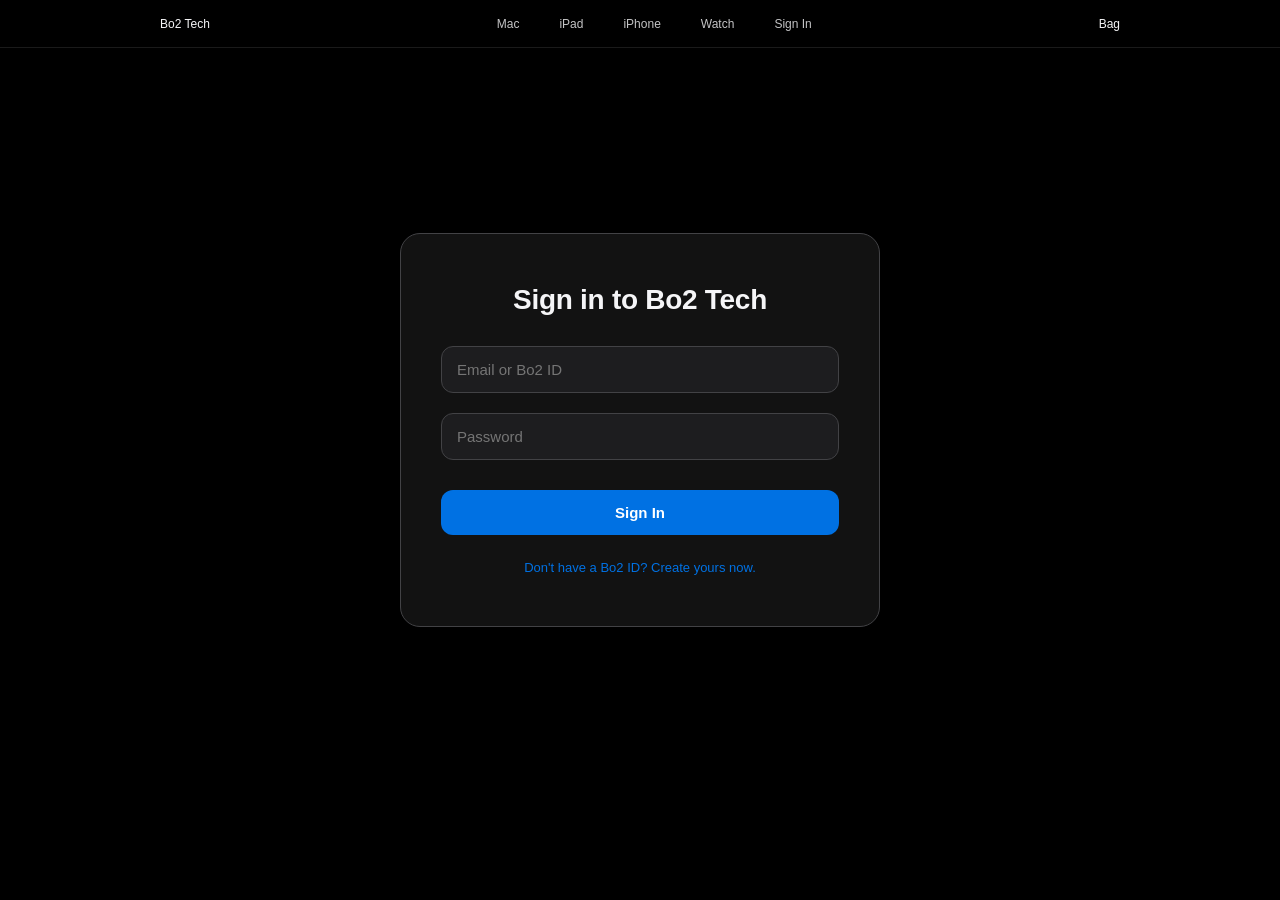
<file: account.html>
<!DOCTYPE html>
<html lang="en">
<head>
    <meta charset="UTF-8">
    <meta name="viewport" content="width=device-width, initial-scale=1.0">
    <title>My Account - Bo2 Tech</title>
    <link rel="stylesheet" href="style.css">
    <style>
        .account-wrapper { max-width: 800px; margin: 120px auto 100px; padding: 0 20px; }
        .profile-header { display: flex; align-items: center; gap: 20px; border-bottom: 1px solid #424245; padding-bottom: 30px; margin-bottom: 40px; }
        .avatar-circle { width: 80px; height: 80px; background: #1d1d1f; border-radius: 50%; display: flex; align-items: center; justify-content: center; border: 2px solid #424245; }
        .avatar-circle svg { width: 40px; height: 40px; color: var(--text-muted); }
        .profile-info h1 { font-size: 32px; margin-bottom: 5px; }
        .profile-info p { color: var(--text-muted); font-size: 15px; }
        .orders-section { background: #121212; border-radius: 20px; border: 1px solid #424245; padding: 30px; }
        .orders-section h2 { font-size: 24px; margin-bottom: 20px; border-bottom: 1px solid #424245; padding-bottom: 15px; }
        .order-card { background: #1d1d1f; border-radius: 12px; padding: 20px; margin-bottom: 15px; display: flex; justify-content: space-between; align-items: center; }
        .order-details h4 { font-size: 18px; margin-bottom: 5px; }
        .order-details p { font-size: 13px; color: var(--text-muted); line-height: 1.5; }
        .order-status { text-align: right; }
        .order-status span { display: inline-block; background: rgba(52, 199, 89, 0.2); color: #34c759; padding: 5px 12px; border-radius: 99px; font-size: 12px; font-weight: 600; margin-bottom: 5px; }
        .order-price { font-size: 18px; font-weight: 600; }
        .logout-btn { display: inline-block; margin-top: 40px; background: transparent; border: 1px solid #ff3b30; color: #ff3b30; padding: 10px 24px; border-radius: 99px; font-weight: 600; cursor: pointer; transition: 0.3s; }
        .logout-btn:hover { background: rgba(255, 59, 48, 0.1); }
    </style>
</head>
<body>

    <nav class="apple-nav">
        <div class="nav-content">
            <a href="index.html" class="logo">Bo2 Tech</a>
            <ul class="nav-links">
                <li><a href="index.html">Return to Store</a></li>
            </ul>
        </div>
    </nav>

    <main class="account-wrapper">
        <div class="profile-header">
            <div class="avatar-circle">
                <svg viewBox="0 0 24 24" fill="none" stroke="currentColor" stroke-width="2" stroke-linecap="round" stroke-linejoin="round"><path d="M20 21v-2a4 4 0 0 0-4-4H8a4 4 0 0 0-4 4v2"></path><circle cx="12" cy="7" r="4"></circle></svg>
            </div>
            <div class="profile-info">
                <h1>Welcome, <span id="accountName">User</span></h1>
                <p>Manage your orders and profile settings.</p>
            </div>
        </div>

        <div class="orders-section">
            <h2>Order History</h2>
            <div id="ordersContainer"></div>
        </div>

        <button class="logout-btn" onclick="logout()">Sign Out</button>
    </main>

    <script>
        document.addEventListener('DOMContentLoaded', () => {
            const user = localStorage.getItem('bo2User');
            if (!user) {
                window.location.href = 'login.html'; 
                return;
            }
            document.getElementById('accountName').innerText = user;

            const orders = JSON.parse(localStorage.getItem('bo2Orders_' + user)) || [];
            const container = document.getElementById('ordersContainer');
            
            if (orders.length === 0) {
                container.innerHTML = '<p style="color: #86868b;">You have no previous orders.</p>';
            } else {
                orders.reverse().forEach(order => {
                    const card = document.createElement('div');
                    card.className = 'order-card';
                    card.innerHTML = `
                        <div class="order-details">
                            <h4>${order.item}</h4>
                            <p>Order Date: ${order.date}<br>Order ID: #${Math.floor(Math.random() * 90000) + 10000}</p>
                        </div>
                        <div class="order-status">
                            <span>Processing</span>
                            <div class="order-price">${order.price}</div>
                        </div>
                    `;
                    container.appendChild(card);
                });
            }
        });

        function logout() {
            if(confirm("Are you sure you want to sign out?")) {
                localStorage.removeItem('bo2User');
                window.location.href = 'index.html';
            }
        }
    </script>
</body>
</html>
</file>
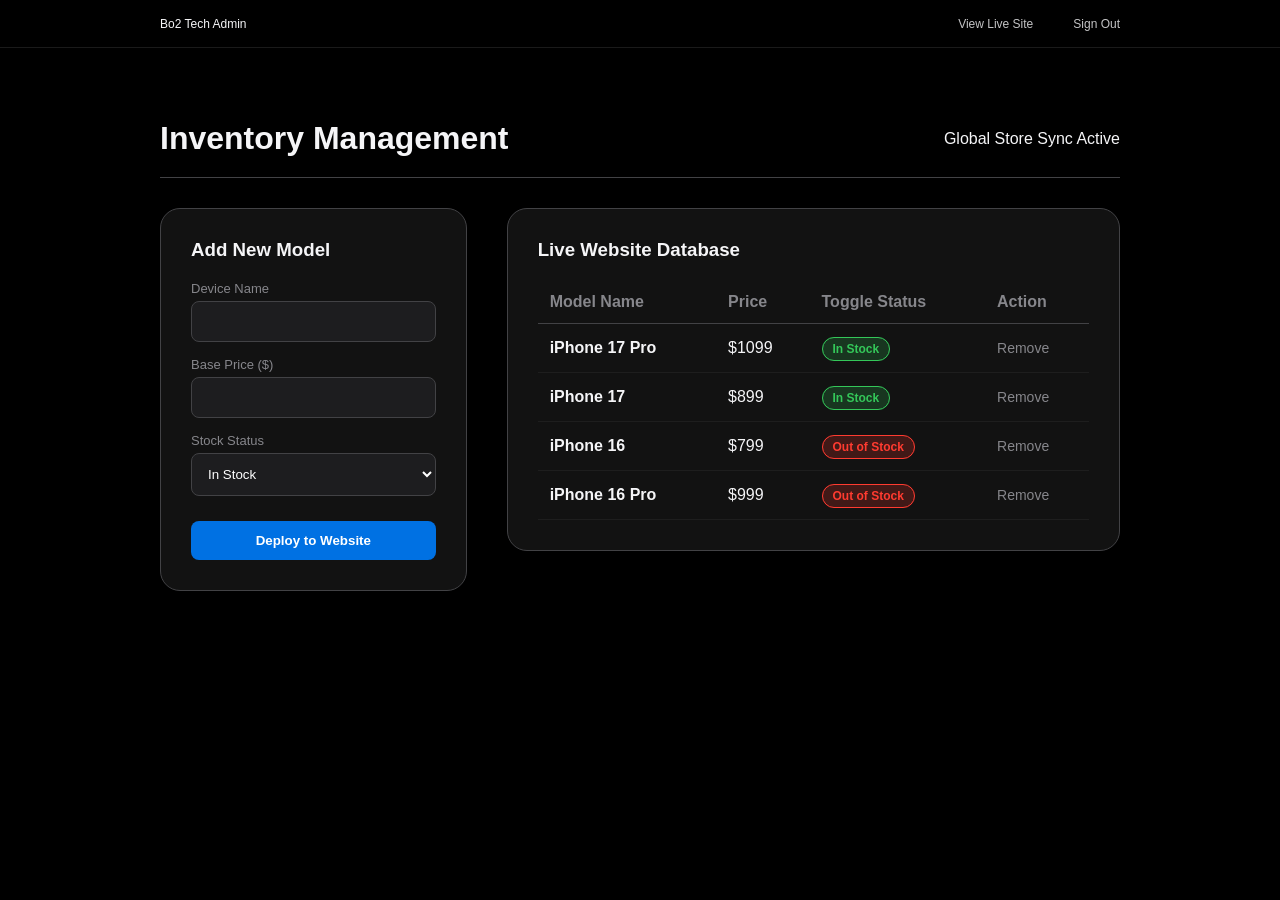
<file: admin.html>
<!DOCTYPE html>
<html lang="en">
<head>
    <meta charset="UTF-8">
    <meta name="viewport" content="width=device-width, initial-scale=1.0">
    <title>Admin Portal - Bo2 Tech</title>
    <link rel="stylesheet" href="style.css">
    <style>
        .admin-wrapper { max-width: 1000px; margin: 100px auto; padding: 20px; }
        .admin-header { display: flex; justify-content: space-between; align-items: center; border-bottom: 1px solid #424245; padding-bottom: 20px; margin-bottom: 30px; }
        .admin-header h1 { font-size: 32px; }
        .dashboard-grid { display: grid; grid-template-columns: 1fr 2fr; gap: 40px; }
        .add-product-panel, .inventory-panel { background: #121212; padding: 30px; border-radius: 20px; border: 1px solid #424245; height: fit-content; }
        .form-group { margin-bottom: 15px; }
        .form-group label { display: block; font-size: 13px; color: var(--text-muted); margin-bottom: 5px; }
        .form-group input, .form-group select { width: 100%; padding: 12px; background: #1d1d1f; border: 1px solid #424245; color: white; border-radius: 8px; outline: none; }
        .btn-save { width: 100%; padding: 12px; background: var(--accent-blue); color: white; border: none; border-radius: 8px; font-weight: 600; cursor: pointer; margin-top: 10px; }
        .inventory-table { width: 100%; border-collapse: collapse; text-align: left; }
        .inventory-table th { padding: 12px; border-bottom: 1px solid #424245; color: var(--text-muted); }
        .inventory-table td { padding: 15px 12px; border-bottom: 1px solid rgba(255,255,255,0.05); }
        .status-badge { padding: 4px 10px; border-radius: 99px; font-size: 12px; font-weight: 600; cursor: pointer; user-select: none; }
        .status-in { background: rgba(52, 199, 89, 0.2); color: #34c759; border: 1px solid #34c759; }
        .status-out { background: rgba(255, 59, 48, 0.2); color: #ff3b30; border: 1px solid #ff3b30; }
        .action-btn { background: transparent; border: none; color: var(--text-muted); cursor: pointer; font-size: 14px; }
    </style>
</head>
<body>
    <nav class="apple-nav">
        <div class="nav-content">
            <a href="index.html" class="logo">Bo2 Tech Admin</a>
            <ul class="nav-links">
                <li><a href="index.html">View Live Site</a></li>
                <li><a href="#" onclick="logoutAdmin()">Sign Out</a></li>
            </ul>
        </div>
    </nav>
    <main class="admin-wrapper">
        <div class="admin-header">
            <h1>Inventory Management</h1>
            <p>Global Store Sync Active</p>
        </div>
        <div class="dashboard-grid">
            <div class="add-product-panel">
                <h3 style="margin-bottom: 20px;">Add New Model</h3>
                <form id="addProductForm">
                    <div class="form-group"><label>Device Name</label><input type="text" id="modelName" required></div>
                    <div class="form-group"><label>Base Price ($)</label><input type="number" id="modelPrice" required></div>
                    <div class="form-group">
                        <label>Stock Status</label>
                        <select id="modelStatus"><option value="in">In Stock</option><option value="out">Out of Stock</option></select>
                    </div>
                    <button type="submit" class="btn-save">Deploy to Website</button>
                </form>
            </div>
            <div class="inventory-panel">
                <h3 style="margin-bottom: 20px;">Live Website Database</h3>
                <table class="inventory-table">
                    <thead><tr><th>Model Name</th><th>Price</th><th>Toggle Status</th><th>Action</th></tr></thead>
                    <tbody id="inventoryBody"></tbody>
                </table>
            </div>
        </div>
    </main>

    <script>
        let inventory = JSON.parse(localStorage.getItem('globalInventory'));
        if(!inventory) {
            inventory = [
                { name: "iPhone 17 Pro", price: 1099, status: "in", isNew: false },
                { name: "iPhone 17", price: 899, status: "in", isNew: false },
                { name: "iPhone 16", price: 799, status: "out", isNew: false },
                { name: "iPhone 16 Pro", price: 999, status: "out", isNew: false }
            ];
            localStorage.setItem('globalInventory', JSON.stringify(inventory));
        }

        const tableBody = document.getElementById('inventoryBody');
        const form = document.getElementById('addProductForm');

        function renderTable() {
            tableBody.innerHTML = '';
            inventory.forEach((item, index) => {
                let bClass = item.status === 'in' ? 'status-in' : 'status-out';
                let bText = item.status === 'in' ? 'In Stock' : 'Out of Stock';
                const tr = document.createElement('tr');
                tr.innerHTML = `<td><strong>${item.name}</strong></td><td>$${item.price}</td>
                    <td><span class="status-badge ${bClass}" onclick="toggleStatus(${index})">${bText}</span></td>
                    <td><button class="action-btn" onclick="deleteItem(${index})">Remove</button></td>`;
                tableBody.appendChild(tr);
            });
        }

        function toggleStatus(index) {
            inventory[index].status = inventory[index].status === 'in' ? 'out' : 'in';
            localStorage.setItem('globalInventory', JSON.stringify(inventory));
            renderTable();
        }

        function deleteItem(index) {
            if(confirm("Remove this phone from the website?")) {
                inventory.splice(index, 1);
                localStorage.setItem('globalInventory', JSON.stringify(inventory));
                renderTable();
            }
        }

        form.addEventListener('submit', function(e) {
            e.preventDefault();
            inventory.unshift({
                name: document.getElementById('modelName').value,
                price: document.getElementById('modelPrice').value,
                status: document.getElementById('modelStatus').value,
                isNew: true 
            });
            localStorage.setItem('globalInventory', JSON.stringify(inventory));
            form.reset();
            renderTable();
        });

        function logoutAdmin() { localStorage.removeItem('bo2User'); window.location.href = 'login.html'; }
        renderTable();
    </script>
</body>
</html>
</file>
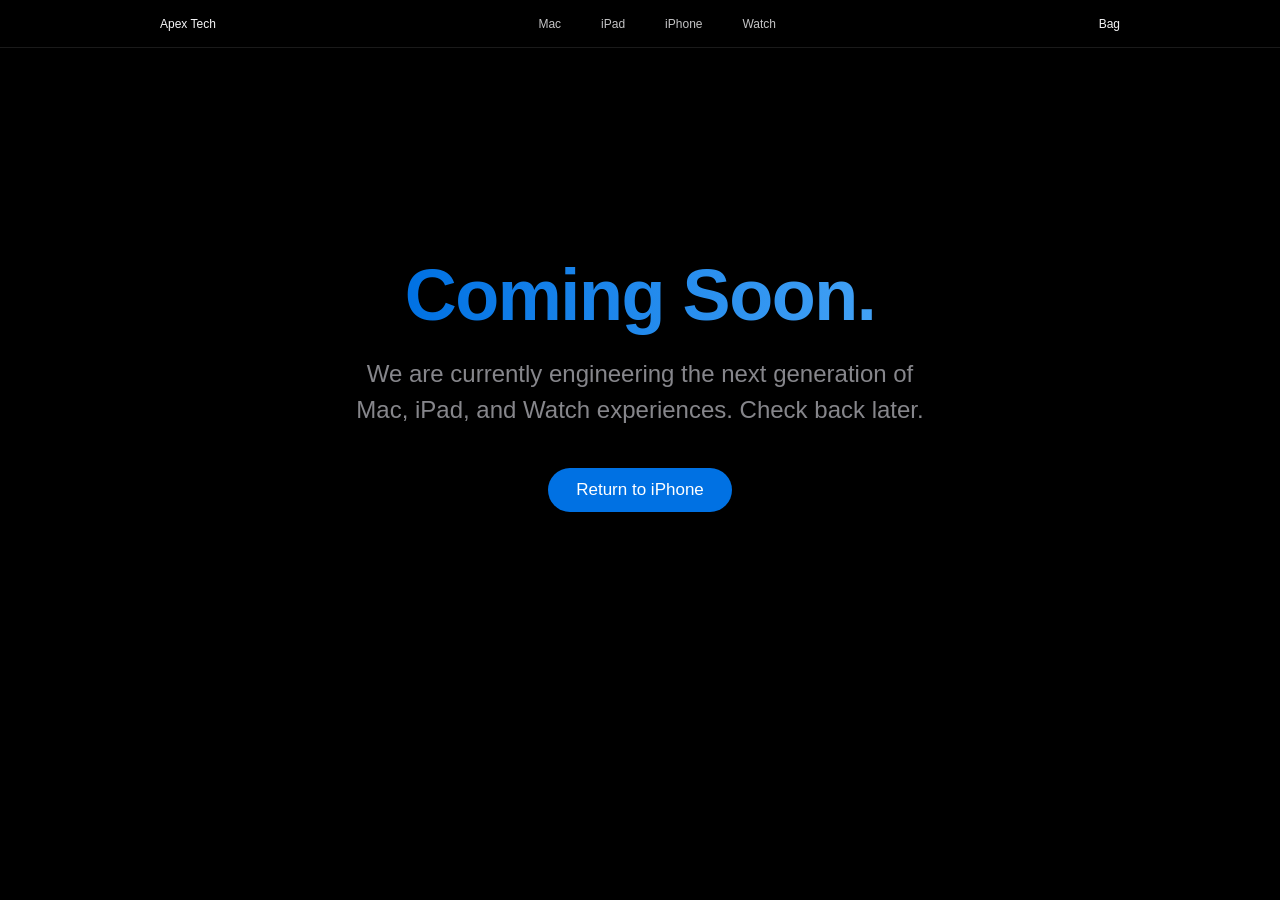
<file: coming-son.html>
<!DOCTYPE html>
<html lang="en">
<head>
    <meta charset="UTF-8">
    <meta name="viewport" content="width=device-width, initial-scale=1.0">
    <title>Coming Soon - Apex Tech</title>
    <link rel="stylesheet" href="style.css">
    <style>
        /* Special styling just for this page */
        .coming-soon-wrapper {
            display: flex;
            flex-direction: column;
            justify-content: center;
            align-items: center;
            min-height: 85vh;
            text-align: center;
            padding: 0 20px;
        }

        .coming-soon-title {
            font-size: 72px;
            font-weight: 700;
            letter-spacing: -0.02em;
            margin-bottom: 20px;
            /* Premium Apple Gradient Effect */
            background: linear-gradient(90deg, #0071e3, #42a1f5, #0071e3);
            background-size: 200% auto;
            color: transparent;
            -webkit-background-clip: text;
            background-clip: text;
            animation: shine 3s linear infinite;
        }

        .coming-soon-subtitle {
            font-size: 24px;
            color: var(--text-muted);
            max-width: 600px;
            margin-bottom: 40px;
            line-height: 1.5;
        }

        @keyframes shine {
            to { background-position: 200% center; }
        }
    </style>
</head>
<body>

    <nav class="apple-nav">
        <div class="nav-content">
            <a href="index.html" class="logo">Apex Tech</a>
            <ul class="nav-links">
                <li><a href="coming-soon.html">Mac</a></li>
                <li><a href="coming-soon.html">iPad</a></li>
                <li><a href="index.html">iPhone</a></li>
                <li><a href="coming-soon.html">Watch</a></li>
            </ul>
            <a href="buy.html" class="cart-icon">Bag</a>
        </div>
    </nav>

    <main class="coming-soon-wrapper">
        <h1 class="coming-soon-title">Coming Soon.</h1>
        <p class="coming-soon-subtitle">We are currently engineering the next generation of Mac, iPad, and Watch experiences. Check back later.</p>
        <a href="index.html" class="hero-buy-btn">Return to iPhone</a>
    </main>

</body>
</html>
</file>
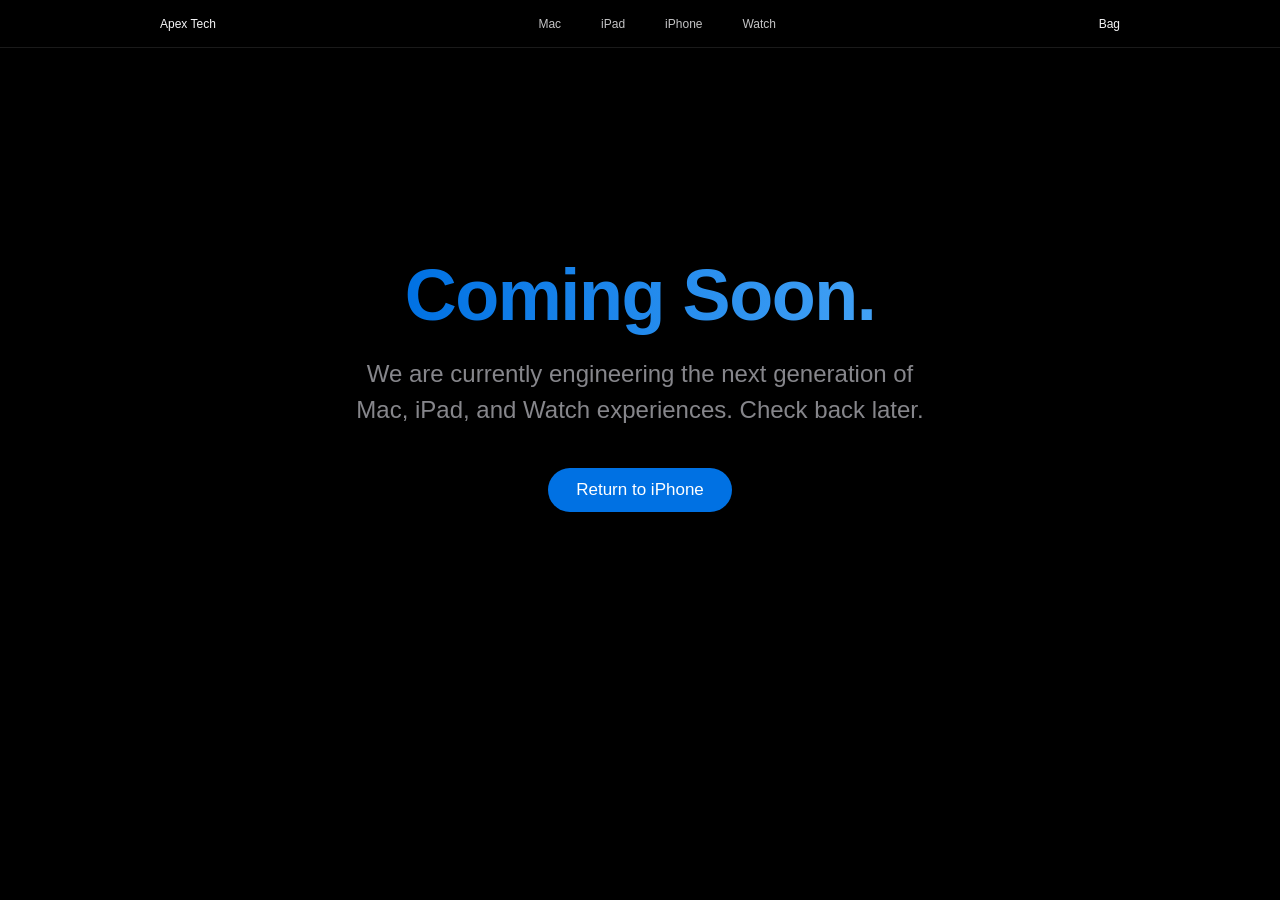
<file: coming-soon.html>
<!DOCTYPE html>
<html lang="en">
<head>
    <meta charset="UTF-8">
    <meta name="viewport" content="width=device-width, initial-scale=1.0">
    <title>Coming Soon - Apex Tech</title>
    <link rel="stylesheet" href="style.css">
    <style>
        /* Special styling just for this page */
        .coming-soon-wrapper {
            display: flex;
            flex-direction: column;
            justify-content: center;
            align-items: center;
            min-height: 85vh;
            text-align: center;
            padding: 0 20px;
        }

        .coming-soon-title {
            font-size: 72px;
            font-weight: 700;
            letter-spacing: -0.02em;
            margin-bottom: 20px;
            /* Premium Apple Gradient Effect */
            background: linear-gradient(90deg, #0071e3, #42a1f5, #0071e3);
            background-size: 200% auto;
            color: transparent;
            -webkit-background-clip: text;
            background-clip: text;
            animation: shine 3s linear infinite;
        }

        .coming-soon-subtitle {
            font-size: 24px;
            color: var(--text-muted);
            max-width: 600px;
            margin-bottom: 40px;
            line-height: 1.5;
        }

        @keyframes shine {
            to { background-position: 200% center; }
        }
    </style>
</head>
<body>

    <nav class="apple-nav">
        <div class="nav-content">
            <a href="index.html" class="logo">Apex Tech</a>
            <ul class="nav-links">
                <li><a href="coming-soon.html">Mac</a></li>
                <li><a href="coming-soon.html">iPad</a></li>
                <li><a href="index.html">iPhone</a></li>
                <li><a href="coming-soon.html">Watch</a></li>
            </ul>
            <a href="cart.html" class="cart-icon">Bag</a>
        </div>
    </nav>

    <main class="coming-soon-wrapper">
        <h1 class="coming-soon-title">Coming Soon.</h1>
        <p class="coming-soon-subtitle">We are currently engineering the next generation of Mac, iPad, and Watch experiences. Check back later.</p>
        <a href="index.html" class="hero-buy-btn">Return to iPhone</a>
    </main>

</body>
</html>
</file>
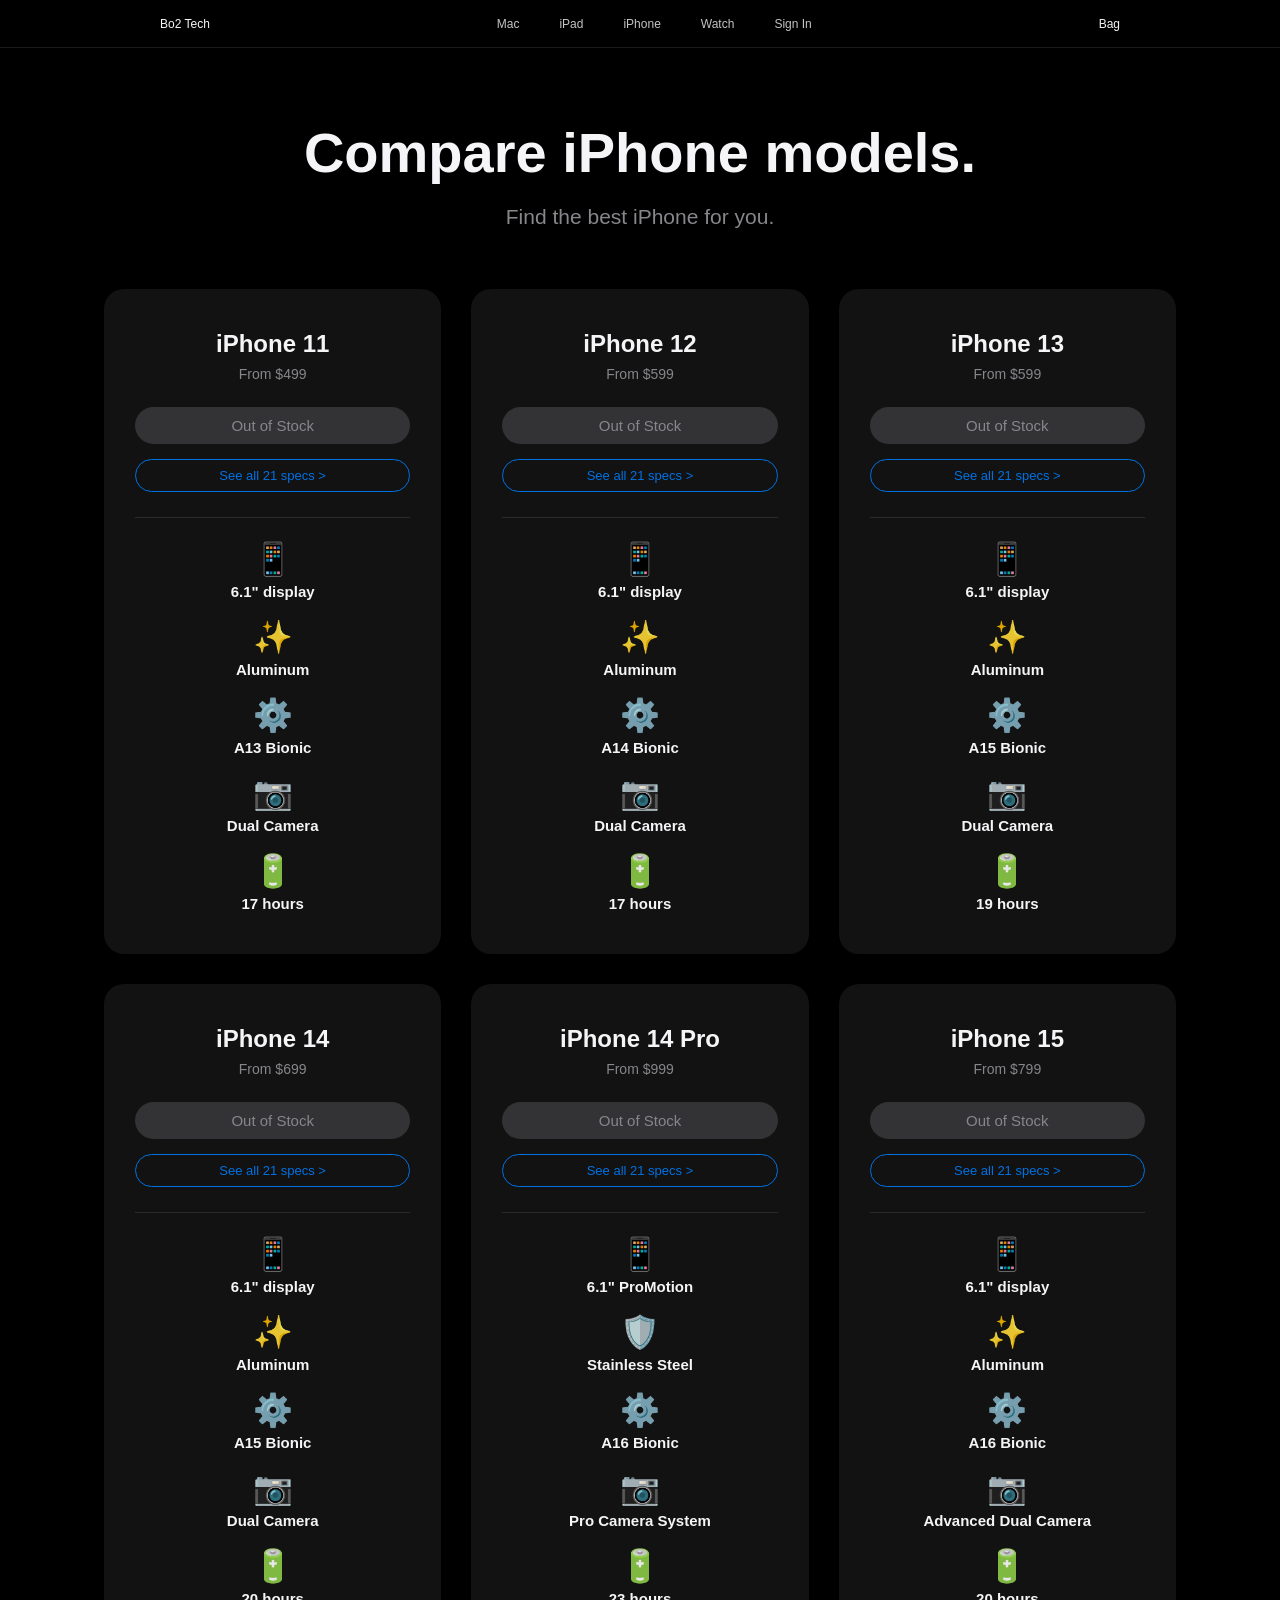
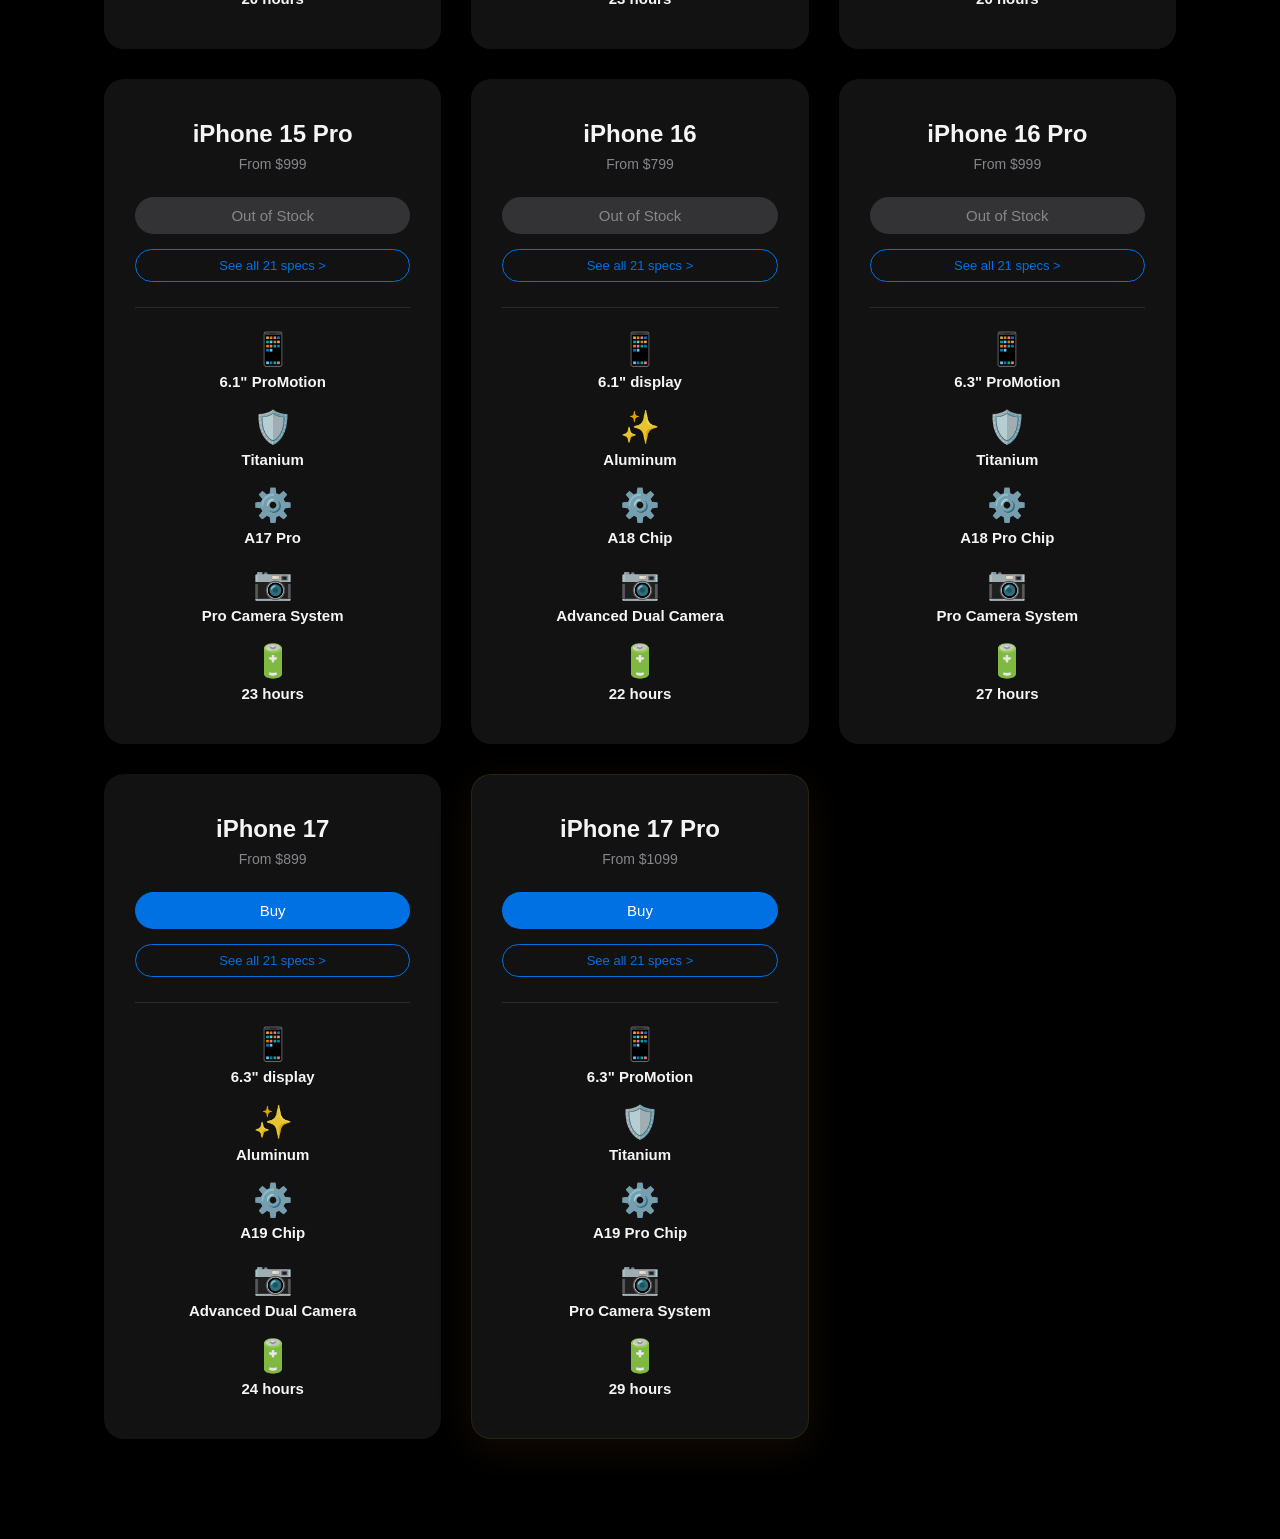
<file: compare.html>
<!DOCTYPE html>
<html lang="en">
<head>
    <meta charset="UTF-8">
    <meta name="viewport" content="width=device-width, initial-scale=1.0">
    <title>Compare Models - Bo2 Tech</title>
    <link rel="stylesheet" href="style.css">
    <style>
        .compare-header { padding: 120px 5% 60px; text-align: center; }
        .compare-header h1 { font-size: 56px; font-weight: 600; margin-bottom: 20px; }
        .compare-header p { font-size: 21px; color: var(--text-muted); }
        .massive-grid { display: grid; grid-template-columns: repeat(auto-fit, minmax(300px, 1fr)); gap: 30px; max-width: 1200px; margin: 0 auto; padding: 0 5% 100px; }
        .specs-btn { background-color: transparent; color: var(--accent-blue); border: 1px solid var(--accent-blue); padding: 8px 20px; border-radius: 980px; font-size: 13px; cursor: pointer; transition: all 0.3s ease; margin-top: 15px; width: 100%; }
        .specs-btn:hover { background-color: rgba(0, 113, 227, 0.1); }
        
        /* Modal Styling */
        .modal-overlay { display: none; position: fixed; top: 0; left: 0; width: 100%; height: 100%; background-color: rgba(0, 0, 0, 0.85); z-index: 100000; justify-content: center; align-items: center; backdrop-filter: blur(5px); }
        .modal-box { background-color: #121212; border: 1px solid #424245; border-radius: 20px; width: 90%; max-width: 500px; max-height: 80vh; overflow-y: auto; padding: 40px; position: relative; }
        .close-btn { position: absolute; top: 20px; right: 25px; font-size: 24px; color: #86868b; cursor: pointer; background: none; border: none; }
        .close-btn:hover { color: white; }
        .modal-title { font-size: 28px; font-weight: 600; margin-bottom: 20px; border-bottom: 1px solid #424245; padding-bottom: 15px; }
        .modal-specs-list { list-style: none; padding: 0; margin: 0; }
        .modal-specs-list li { padding: 12px 0; border-bottom: 1px solid rgba(255,255,255,0.05); font-size: 14px; color: #f5f5f7; display: flex; justify-content: space-between;}
        .modal-specs-list li span.label { color: #86868b; font-weight: 500; width: 40%; }
        .modal-specs-list li span.value { width: 60%; text-align: right; }

        /* FIXED: Bullet Point and Spacing Fixes */
        ul.apple-style-specs { 
            list-style: none !important; 
            padding: 0 !important; 
            margin: 0 !important; 
            display: flex; 
            flex-direction: column; 
            gap: 20px; 
            width: 100%; 
        }
        ul.apple-style-specs li { 
            list-style-type: none !important;
            display: flex; 
            flex-direction: column; 
            align-items: center; 
            text-align: center; 
            margin: 0;
            padding: 0;
        }
        ul.apple-style-specs li::before {
            content: none !important; /* Forces bullets to hide on all browsers */
        }
        .spec-icon { font-size: 32px; margin-bottom: 8px; opacity: 0.9; line-height: 1; }
        ul.apple-style-specs strong { font-size: 15px; color: #f5f5f7; font-weight: 600; line-height: 1.2; }
    </style>
</head>
<body>
    <nav class="apple-nav">
        <div class="nav-content">
            <a href="index.html" class="logo">Bo2 Tech</a>
            <ul class="nav-links">
                <li><a href="coming-soon.html">Mac</a></li>
                <li><a href="coming-soon.html">iPad</a></li>
                <li><a href="index.html">iPhone</a></li>
                <li><a href="coming-soon.html">Watch</a></li>
                <li><a href="login.html">Sign In</a></li>
            </ul>
            <a href="cart.html" class="cart-icon">Bag</a>
        </div>
    </nav>
    <header class="compare-header">
        <h1>Compare iPhone models.</h1>
        <p>Find the best iPhone for you.</p>
    </header>
    <main class="massive-grid product-grid">
        <div class="product-card">
            <h3>iPhone 11</h3>
            <p class="price">From $499</p>
            <button class="buy-btn disabled" style="width: 100%;">Out of Stock</button>
            <button class="specs-btn" onclick="openModal('iphone11')">See all 21 specs &gt;</button>
            <hr style="margin-top: 25px; width: 100%;">
            <ul class="apple-style-specs">
                <li><div class="spec-icon">📱</div><strong>6.1" display</strong></li>
                <li><div class="spec-icon">✨</div><strong>Aluminum</strong></li>
                <li><div class="spec-icon">⚙️</div><strong>A13 Bionic</strong></li>
                <li><div class="spec-icon">📷</div><strong>Dual Camera</strong></li>
                <li><div class="spec-icon">🔋</div><strong>17 hours</strong></li>
            </ul>
        </div>
        <div class="product-card">
            <h3>iPhone 12</h3>
            <p class="price">From $599</p>
            <button class="buy-btn disabled" style="width: 100%;">Out of Stock</button>
            <button class="specs-btn" onclick="openModal('iphone12')">See all 21 specs &gt;</button>
            <hr style="margin-top: 25px; width: 100%;">
            <ul class="apple-style-specs">
                <li><div class="spec-icon">📱</div><strong>6.1" display</strong></li>
                <li><div class="spec-icon">✨</div><strong>Aluminum</strong></li>
                <li><div class="spec-icon">⚙️</div><strong>A14 Bionic</strong></li>
                <li><div class="spec-icon">📷</div><strong>Dual Camera</strong></li>
                <li><div class="spec-icon">🔋</div><strong>17 hours</strong></li>
            </ul>
        </div>
        <div class="product-card">
            <h3>iPhone 13</h3>
            <p class="price">From $599</p>
            <button class="buy-btn disabled" style="width: 100%;">Out of Stock</button>
            <button class="specs-btn" onclick="openModal('iphone13')">See all 21 specs &gt;</button>
            <hr style="margin-top: 25px; width: 100%;">
            <ul class="apple-style-specs">
                <li><div class="spec-icon">📱</div><strong>6.1" display</strong></li>
                <li><div class="spec-icon">✨</div><strong>Aluminum</strong></li>
                <li><div class="spec-icon">⚙️</div><strong>A15 Bionic</strong></li>
                <li><div class="spec-icon">📷</div><strong>Dual Camera</strong></li>
                <li><div class="spec-icon">🔋</div><strong>19 hours</strong></li>
            </ul>
        </div>
        <div class="product-card">
            <h3>iPhone 14</h3>
            <p class="price">From $699</p>
            <button class="buy-btn disabled" style="width: 100%;">Out of Stock</button>
            <button class="specs-btn" onclick="openModal('iphone14')">See all 21 specs &gt;</button>
            <hr style="margin-top: 25px; width: 100%;">
            <ul class="apple-style-specs">
                <li><div class="spec-icon">📱</div><strong>6.1" display</strong></li>
                <li><div class="spec-icon">✨</div><strong>Aluminum</strong></li>
                <li><div class="spec-icon">⚙️</div><strong>A15 Bionic</strong></li>
                <li><div class="spec-icon">📷</div><strong>Dual Camera</strong></li>
                <li><div class="spec-icon">🔋</div><strong>20 hours</strong></li>
            </ul>
        </div>
        <div class="product-card">
            <h3>iPhone 14 Pro</h3>
            <p class="price">From $999</p>
            <button class="buy-btn disabled" style="width: 100%;">Out of Stock</button>
            <button class="specs-btn" onclick="openModal('iphone14pro')">See all 21 specs &gt;</button>
            <hr style="margin-top: 25px; width: 100%;">
            <ul class="apple-style-specs">
                <li><div class="spec-icon">📱</div><strong>6.1" ProMotion</strong></li>
                <li><div class="spec-icon">🛡️</div><strong>Stainless Steel</strong></li>
                <li><div class="spec-icon">⚙️</div><strong>A16 Bionic</strong></li>
                <li><div class="spec-icon">📷</div><strong>Pro Camera System</strong></li>
                <li><div class="spec-icon">🔋</div><strong>23 hours</strong></li>
            </ul>
        </div>
        <div class="product-card">
            <h3>iPhone 15</h3>
            <p class="price">From $799</p>
            <button class="buy-btn disabled" style="width: 100%;">Out of Stock</button>
            <button class="specs-btn" onclick="openModal('iphone15')">See all 21 specs &gt;</button>
            <hr style="margin-top: 25px; width: 100%;">
            <ul class="apple-style-specs">
                <li><div class="spec-icon">📱</div><strong>6.1" display</strong></li>
                <li><div class="spec-icon">✨</div><strong>Aluminum</strong></li>
                <li><div class="spec-icon">⚙️</div><strong>A16 Bionic</strong></li>
                <li><div class="spec-icon">📷</div><strong>Advanced Dual Camera</strong></li>
                <li><div class="spec-icon">🔋</div><strong>20 hours</strong></li>
            </ul>
        </div>
        <div class="product-card">
            <h3>iPhone 15 Pro</h3>
            <p class="price">From $999</p>
            <button class="buy-btn disabled" style="width: 100%;">Out of Stock</button>
            <button class="specs-btn" onclick="openModal('iphone15pro')">See all 21 specs &gt;</button>
            <hr style="margin-top: 25px; width: 100%;">
            <ul class="apple-style-specs">
                <li><div class="spec-icon">📱</div><strong>6.1" ProMotion</strong></li>
                <li><div class="spec-icon">🛡️</div><strong>Titanium</strong></li>
                <li><div class="spec-icon">⚙️</div><strong>A17 Pro</strong></li>
                <li><div class="spec-icon">📷</div><strong>Pro Camera System</strong></li>
                <li><div class="spec-icon">🔋</div><strong>23 hours</strong></li>
            </ul>
        </div>
        <div class="product-card">
            <h3>iPhone 16</h3>
            <p class="price">From $799</p>
            <a href="#" class="buy-btn disabled" style="display:inline-block; width: 100%; text-align: center;">Out of Stock</a>
            <button class="specs-btn" onclick="openModal('iphone16')">See all 21 specs &gt;</button>
            <hr style="margin-top: 25px; width: 100%;">
            <ul class="apple-style-specs">
                <li><div class="spec-icon">📱</div><strong>6.1" display</strong></li>
                <li><div class="spec-icon">✨</div><strong>Aluminum</strong></li>
                <li><div class="spec-icon">⚙️</div><strong>A18 Chip</strong></li>
                <li><div class="spec-icon">📷</div><strong>Advanced Dual Camera</strong></li>
                <li><div class="spec-icon">🔋</div><strong>22 hours</strong></li>
            </ul>
        </div>
        <div class="product-card">
            <h3>iPhone 16 Pro</h3>
            <p class="price">From $999</p>
            <button class="buy-btn disabled" style="width: 100%;">Out of Stock</button>
            <button class="specs-btn" onclick="openModal('iphone16pro')">See all 21 specs &gt;</button>
            <hr style="margin-top: 25px; width: 100%;">
            <ul class="apple-style-specs">
                <li><div class="spec-icon">📱</div><strong>6.3" ProMotion</strong></li>
                <li><div class="spec-icon">🛡️</div><strong>Titanium</strong></li>
                <li><div class="spec-icon">⚙️</div><strong>A18 Pro Chip</strong></li>
                <li><div class="spec-icon">📷</div><strong>Pro Camera System</strong></li>
                <li><div class="spec-icon">🔋</div><strong>27 hours</strong></li>
            </ul>
        </div>
        <div class="product-card">
            <h3>iPhone 17</h3>
            <p class="price">From $899</p>
            <a href="buy.html" class="buy-btn" style="display:inline-block; width: 100%; text-align: center;">Buy</a>
            <button class="specs-btn" onclick="openModal('iphone17')">See all 21 specs &gt;</button>
            <hr style="margin-top: 25px; width: 100%;">
            <ul class="apple-style-specs">
                <li><div class="spec-icon">📱</div><strong>6.3" display</strong></li>
                <li><div class="spec-icon">✨</div><strong>Aluminum</strong></li>
                <li><div class="spec-icon">⚙️</div><strong>A19 Chip</strong></li>
                <li><div class="spec-icon">📷</div><strong>Advanced Dual Camera</strong></li>
                <li><div class="spec-icon">🔋</div><strong>24 hours</strong></li>
            </ul>
        </div>
        <div class="product-card pro-card">
            <h3>iPhone 17 Pro</h3>
            <p class="price">From $1099</p>
            <a href="buy.html" class="buy-btn" style="display:inline-block; width: 100%; text-align: center;">Buy</a>
            <button class="specs-btn" onclick="openModal('iphone17pro')">See all 21 specs &gt;</button>
            <hr style="margin-top: 25px; width: 100%;">
            <ul class="apple-style-specs">
                <li><div class="spec-icon">📱</div><strong>6.3" ProMotion</strong></li>
                <li><div class="spec-icon">🛡️</div><strong>Titanium</strong></li>
                <li><div class="spec-icon">⚙️</div><strong>A19 Pro Chip</strong></li>
                <li><div class="spec-icon">📷</div><strong>Pro Camera System</strong></li>
                <li><div class="spec-icon">🔋</div><strong>29 hours</strong></li>
            </ul>
        </div>
    </main>

    <div class="modal-overlay" id="specModal">
        <div class="modal-box">
            <button class="close-btn" onclick="closeModal()">×</button>
            <h2 class="modal-title" id="modalTitle">iPhone Specs</h2>
            <ul class="modal-specs-list" id="modalList"></ul>
        </div>
    </div>

    <script>
        const phoneDatabase = {
            "iphone11": {
                name: "iPhone 11",
                specs: [
                    { label: "Release Date", value: "2019-09" }, { label: "Display Size", value: "6.1" }, { label: "Display Type", value: "Liquid Retina IPS LCD" }, { label: "Refresh Rate", value: "60Hz" }, { label: "Resolution", value: "1792 x 828" }, { label: "Processor", value: "A13 Bionic" }, { label: "RAM", value: "4GB" }, { label: "Storage Options", value: "64/128/256GB" }, { label: "Main Camera", value: "12MP" }, { label: "Ultrawide Camera", value: "12MP" }, { label: "Telephoto Camera", value: "No" }, { label: "Front Camera", value: "12MP" }, { label: "Battery Capacity", value: "3110 mAh" }, { label: "Charging Speed", value: "18W" }, { label: "MagSafe Support", value: "No" }, { label: "Port", value: "Lightning" }, { label: "Material", value: "Aluminum/Glass" }, { label: "Weight", value: "194g" }, { label: "OS at Launch", value: "iOS 13" }, { label: "Launch Price", value: "$699" }
                ]
            },
            "iphone12": {
                name: "iPhone 12",
                specs: [
                    { label: "Release Date", value: "2020-10" }, { label: "Display Size", value: "6.1" }, { label: "Display Type", value: "Super Retina XDR OLED" }, { label: "Refresh Rate", value: "60Hz" }, { label: "Resolution", value: "2532 x 1170" }, { label: "Processor", value: "A14 Bionic" }, { label: "RAM", value: "4GB" }, { label: "Storage Options", value: "64/128/256GB" }, { label: "Main Camera", value: "12MP" }, { label: "Ultrawide Camera", value: "12MP" }, { label: "Telephoto Camera", value: "No" }, { label: "Front Camera", value: "12MP" }, { label: "Battery Capacity", value: "2815 mAh" }, { label: "Charging Speed", value: "20W" }, { label: "MagSafe Support", value: "Yes" }, { label: "Port", value: "Lightning" }, { label: "Material", value: "Aluminum/Glass" }, { label: "Weight", value: "164g" }, { label: "OS at Launch", value: "iOS 14" }, { label: "Launch Price", value: "$799" }
                ]
            },
            "iphone13": {
                name: "iPhone 13",
                specs: [
                    { label: "Release Date", value: "2021-09" }, { label: "Display Size", value: "6.1" }, { label: "Display Type", value: "Super Retina XDR OLED" }, { label: "Refresh Rate", value: "60Hz" }, { label: "Resolution", value: "2532 x 1170" }, { label: "Processor", value: "A15 Bionic" }, { label: "RAM", value: "4GB" }, { label: "Storage Options", value: "128/256/512GB" }, { label: "Main Camera", value: "12MP" }, { label: "Ultrawide Camera", value: "12MP" }, { label: "Telephoto Camera", value: "No" }, { label: "Front Camera", value: "12MP" }, { label: "Battery Capacity", value: "3240 mAh" }, { label: "Charging Speed", value: "20W" }, { label: "MagSafe Support", value: "Yes" }, { label: "Port", value: "Lightning" }, { label: "Material", value: "Aluminum/Glass" }, { label: "Weight", value: "174g" }, { label: "OS at Launch", value: "iOS 15" }, { label: "Launch Price", value: "$799" }
                ]
            },
            "iphone14": {
                name: "iPhone 14",
                specs: [
                    { label: "Release Date", value: "2022-09" }, { label: "Display Size", value: "6.1" }, { label: "Display Type", value: "Super Retina XDR OLED" }, { label: "Refresh Rate", value: "60Hz" }, { label: "Resolution", value: "2532 x 1170" }, { label: "Processor", value: "A15 Bionic" }, { label: "RAM", value: "6GB" }, { label: "Storage Options", value: "128/256/512GB" }, { label: "Main Camera", value: "12MP" }, { label: "Ultrawide Camera", value: "12MP" }, { label: "Telephoto Camera", value: "No" }, { label: "Front Camera", value: "12MP" }, { label: "Battery Capacity", value: "3279 mAh" }, { label: "Charging Speed", value: "20W" }, { label: "MagSafe Support", value: "Yes" }, { label: "Port", value: "Lightning" }, { label: "Material", value: "Aluminum/Glass" }, { label: "Weight", value: "172g" }, { label: "OS at Launch", value: "iOS 16" }, { label: "Launch Price", value: "$799" }
                ]
            },
            "iphone14pro": {
                name: "iPhone 14 Pro",
                specs: [
                    { label: "Release Date", value: "2022-09" }, { label: "Display Size", value: "6.1" }, { label: "Display Type", value: "LTPO Super Retina XDR OLED" }, { label: "Refresh Rate", value: "120Hz" }, { label: "Resolution", value: "2556 x 1179" }, { label: "Processor", value: "A16 Bionic" }, { label: "RAM", value: "6GB" }, { label: "Storage Options", value: "128/256/512GB/1TB" }, { label: "Main Camera", value: "48MP" }, { label: "Ultrawide Camera", value: "12MP" }, { label: "Telephoto Camera", value: "12MP (3x)" }, { label: "Front Camera", value: "12MP" }, { label: "Battery Capacity", value: "3200 mAh" }, { label: "Charging Speed", value: "20W" }, { label: "MagSafe Support", value: "Yes" }, { label: "Port", value: "Lightning" }, { label: "Material", value: "Stainless Steel/Glass" }, { label: "Weight", value: "206g" }, { label: "OS at Launch", value: "iOS 16" }, { label: "Launch Price", value: "$999" }
                ]
            },
            "iphone15": {
                name: "iPhone 15",
                specs: [
                    { label: "Release Date", value: "2023-09" }, { label: "Display Size", value: "6.1" }, { label: "Display Type", value: "Super Retina XDR OLED" }, { label: "Refresh Rate", value: "60Hz" }, { label: "Resolution", value: "2556 x 1179" }, { label: "Processor", value: "A16 Bionic" }, { label: "RAM", value: "6GB" }, { label: "Storage Options", value: "128/256/512GB" }, { label: "Main Camera", value: "48MP" }, { label: "Ultrawide Camera", value: "12MP" }, { label: "Telephoto Camera", value: "No" }, { label: "Front Camera", value: "12MP" }, { label: "Battery Capacity", value: "3349 mAh" }, { label: "Charging Speed", value: "20W" }, { label: "MagSafe Support", value: "Yes" }, { label: "Port", value: "USB-C" }, { label: "Material", value: "Aluminum/Glass" }, { label: "Weight", value: "171g" }, { label: "OS at Launch", value: "iOS 17" }, { label: "Launch Price", value: "$799" }
                ]
            },
            "iphone15pro": {
                name: "iPhone 15 Pro",
                specs: [
                    { label: "Release Date", value: "2023-09" }, { label: "Display Size", value: "6.1" }, { label: "Display Type", value: "LTPO Super Retina XDR OLED" }, { label: "Refresh Rate", value: "120Hz" }, { label: "Resolution", value: "2556 x 1179" }, { label: "Processor", value: "A17 Pro" }, { label: "RAM", value: "8GB" }, { label: "Storage Options", value: "128/256/512GB/1TB" }, { label: "Main Camera", value: "48MP" }, { label: "Ultrawide Camera", value: "12MP" }, { label: "Telephoto Camera", value: "12MP (3x)" }, { label: "Front Camera", value: "12MP" }, { label: "Battery Capacity", value: "3274 mAh" }, { label: "Charging Speed", value: "27W" }, { label: "MagSafe Support", value: "Yes" }, { label: "Port", value: "USB-C (USB 3.0)" }, { label: "Material", value: "Titanium/Glass" }, { label: "Weight", value: "187g" }, { label: "OS at Launch", value: "iOS 17" }, { label: "Launch Price", value: "$999" }
                ]
            },
            "iphone16": {
                name: "iPhone 16",
                specs: [
                    { label: "Release Date", value: "2024-09" }, { label: "Display Size", value: "6.1" }, { label: "Display Type", value: "Super Retina XDR OLED" }, { label: "Refresh Rate", value: "60Hz" }, { label: "Resolution", value: "2556 x 1179" }, { label: "Processor", value: "A18 Chip" }, { label: "RAM", value: "8GB" }, { label: "Storage Options", value: "128/256/512GB" }, { label: "Main Camera", value: "48MP" }, { label: "Ultrawide Camera", value: "12MP" }, { label: "Telephoto Camera", value: "No" }, { label: "Front Camera", value: "12MP" }, { label: "Battery Capacity", value: "3561 mAh" }, { label: "Charging Speed", value: "25W+" }, { label: "MagSafe Support", value: "Yes" }, { label: "Port", value: "USB-C" }, { label: "Material", value: "Aluminum/Glass" }, { label: "Weight", value: "170g" }, { label: "OS at Launch", value: "iOS 18" }, { label: "Launch Price", value: "$799" }
                ]
            },
            "iphone16pro": {
                name: "iPhone 16 Pro",
                specs: [
                    { label: "Release Date", value: "2024-09" }, { label: "Display Size", value: "6.3" }, { label: "Display Type", value: "LTPO Super Retina XDR OLED" }, { label: "Refresh Rate", value: "120Hz" }, { label: "Resolution", value: "2622 x 1206" }, { label: "Processor", value: "A18 Pro" }, { label: "RAM", value: "8GB" }, { label: "Storage Options", value: "256/512GB/1TB" }, { label: "Main Camera", value: "48MP" }, { label: "Ultrawide Camera", value: "48MP" }, { label: "Telephoto Camera", value: "12MP (5x)" }, { label: "Front Camera", value: "12MP" }, { label: "Battery Capacity", value: "3577 mAh" }, { label: "Charging Speed", value: "30W+" }, { label: "MagSafe Support", value: "Yes" }, { label: "Port", value: "USB-C (USB 3.0)" }, { label: "Material", value: "Titanium/Glass" }, { label: "Weight", value: "199g" }, { label: "OS at Launch", value: "iOS 18" }, { label: "Launch Price", value: "$999" }
                ]
            },
            "iphone17": {
                name: "iPhone 17",
                specs: [
                    { label: "Release Date", value: "2025-09" }, { label: "Display Size", value: "6.3" }, { label: "Display Type", value: "Super Retina XDR OLED" }, { label: "Refresh Rate", value: "60Hz" }, { label: "Resolution", value: "2622 x 1206" }, { label: "Processor", value: "A19 Chip" }, { label: "RAM", value: "8GB" }, { label: "Storage Options", value: "128/256/512GB" }, { label: "Main Camera", value: "48MP" }, { label: "Ultrawide Camera", value: "24MP" }, { label: "Telephoto Camera", value: "No" }, { label: "Front Camera", value: "24MP" }, { label: "Battery Capacity", value: "3692 mAh" }, { label: "Charging Speed", value: "35W" }, { label: "MagSafe Support", value: "Yes" }, { label: "Port", value: "USB-C" }, { label: "Material", value: "Aluminum/Glass" }, { label: "Weight", value: "174g" }, { label: "OS at Launch", value: "iOS 19" }, { label: "Launch Price", value: "$899" }
                ]
            },
            "iphone17pro": {
                name: "iPhone 17 Pro",
                specs: [
                    { label: "Release Date", value: "2025-09" }, { label: "Display Size", value: "6.3" }, { label: "Display Type", value: "LTPO Super Retina XDR OLED" }, { label: "Refresh Rate", value: "120Hz" }, { label: "Resolution", value: "2622 x 1206" }, { label: "Processor", value: "A19 Pro" }, { label: "RAM", value: "12GB" }, { label: "Storage Options", value: "256/512GB/1TB" }, { label: "Main Camera", value: "48MP" }, { label: "Ultrawide Camera", value: "48MP" }, { label: "Telephoto Camera", value: "48MP (5x)" }, { label: "Front Camera", value: "24MP" }, { label: "Battery Capacity", value: "3892 mAh" }, { label: "Charging Speed", value: "35W" }, { label: "MagSafe Support", value: "Yes" }, { label: "Port", value: "USB-C (USB 4)" }, { label: "Material", value: "Titanium/Glass" }, { label: "Weight", value: "202g" }, { label: "OS at Launch", value: "iOS 19" }, { label: "Launch Price", value: "$1099" }
                ]
            }
        };

        const modal = document.getElementById('specModal');
        const modalTitle = document.getElementById('modalTitle');
        const modalList = document.getElementById('modalList');

        function openModal(modelId) {
            const phoneData = phoneDatabase[modelId];
            if (phoneData) {
                modalTitle.innerText = phoneData.name;
                modalList.innerHTML = ""; 
                phoneData.specs.forEach(spec => {
                    let li = document.createElement('li');
                    li.innerHTML = `<span class="label">${spec.label}</span> <span class="value">${spec.value}</span>`;
                    modalList.appendChild(li);
                });
                modal.style.display = "flex";
            }
        }
        function closeModal() { modal.style.display = "none"; }
        window.onclick = function(event) { if (event.target == modal) { closeModal(); } }
    </script>

    <script>
        document.addEventListener('DOMContentLoaded', () => {
            const navLinks = document.querySelectorAll('.nav-links a');
            let authLink = null;
            navLinks.forEach(link => { if(link.getAttribute('href') === 'login.html') authLink = link; });

            const currentUser = localStorage.getItem('bo2User');
            if (currentUser && authLink) {
                if (currentUser === 'Admin') {
                    authLink.innerText = 'Admin Panel';
                    authLink.href = 'admin.html';
                    authLink.style.color = '#ff3b30'; 
                } else {
                    authLink.innerHTML = `<div style="display: flex; align-items: center; gap: 6px; color: var(--accent-blue);">
                        <svg viewBox="0 0 24 24" width="20" height="20" fill="none" stroke="currentColor" stroke-width="2" stroke-linecap="round" stroke-linejoin="round"><path d="M20 21v-2a4 4 0 0 0-4-4H8a4 4 0 0 0-4 4v2"></path><circle cx="12" cy="7" r="4"></circle></svg>
                        Profile
                    </div>`;
                    authLink.href = 'account.html';
                }
            }

            let globalInv = JSON.parse(localStorage.getItem('globalInventory'));
            if (!globalInv) return; 

            const grid = document.querySelector('.product-grid');
            if (grid) {
                const cards = grid.querySelectorAll('.product-card');

                cards.forEach(card => {
                    const titleElement = card.querySelector('h3');
                    if(titleElement) {
                        const title = titleElement.innerText.trim();
                        const invItem = globalInv.find(item => item.name === title);
                        if (invItem) {
                            const btn = card.querySelector('button.buy-btn') || card.querySelector('a.buy-btn') || card.querySelector('a.disabled');
                            if (btn) {
                                if (invItem.status === 'out') {
                                    btn.innerText = 'Out of Stock';
                                    if(btn.tagName === 'A') {
                                        btn.className = 'buy-btn disabled';
                                        btn.removeAttribute('href');
                                        btn.style.cssText = 'background-color: #333336; color: #86868b; cursor: not-allowed; pointer-events: none; width: 100%; display:inline-block; text-align: center;';
                                    }
                                } else {
                                    btn.innerText = 'Buy';
                                    if(btn.tagName === 'A') {
                                        btn.className = 'buy-btn';
                                        btn.href = 'buy.html';
                                        btn.style.cssText = 'background-color: var(--accent-blue); color: white; cursor: pointer; width: 100%; display:inline-block; text-align: center; pointer-events: auto;';
                                    }
                                }
                            }
                        }
                    }
                });

                const newModels = globalInv.filter(item => item.isNew);
                newModels.forEach(model => {
                    let exists = false;
                    cards.forEach(c => { if(c.querySelector('h3') && c.querySelector('h3').innerText.trim() === model.name) exists = true; });

                    if (!exists) {
                        const newCard = document.createElement('div');
                        newCard.className = 'product-card';
                        let btnHTML = model.status === 'in'
                            ? `<a href="buy.html" class="buy-btn" style="width: 100%; display:inline-block; text-align: center;">Buy</a>`
                            : `<a href="#" class="buy-btn disabled" style="background-color: #333336; color: #86868b; cursor: not-allowed; pointer-events: none; width: 100%; display:inline-block; text-align: center;">Out of Stock</a>`;

                        newCard.innerHTML = `
                            <div class="product-image-container">
                                <div style="width: 160px; height: 180px; background: #1d1d1f; border-radius: 20px; display: flex; align-items: center; justify-content: center; color: #86868b; font-size: 50px;">📱</div>
                            </div>
                            <h3>${model.name}</h3>
                            <p class="price">From $${model.price}</p>
                            <hr>
                            <ul class="specs apple-style-specs">
                                <li>Custom Bo2 Specification</li>
                                <li>Global Sync Active</li>
                                <li>Added via Admin Panel</li>
                            </ul>
                            ${btnHTML}
                        `;
                        grid.appendChild(newCard); 
                    }
                });
            }
        });
    </script>
</body>
</html>
</file>
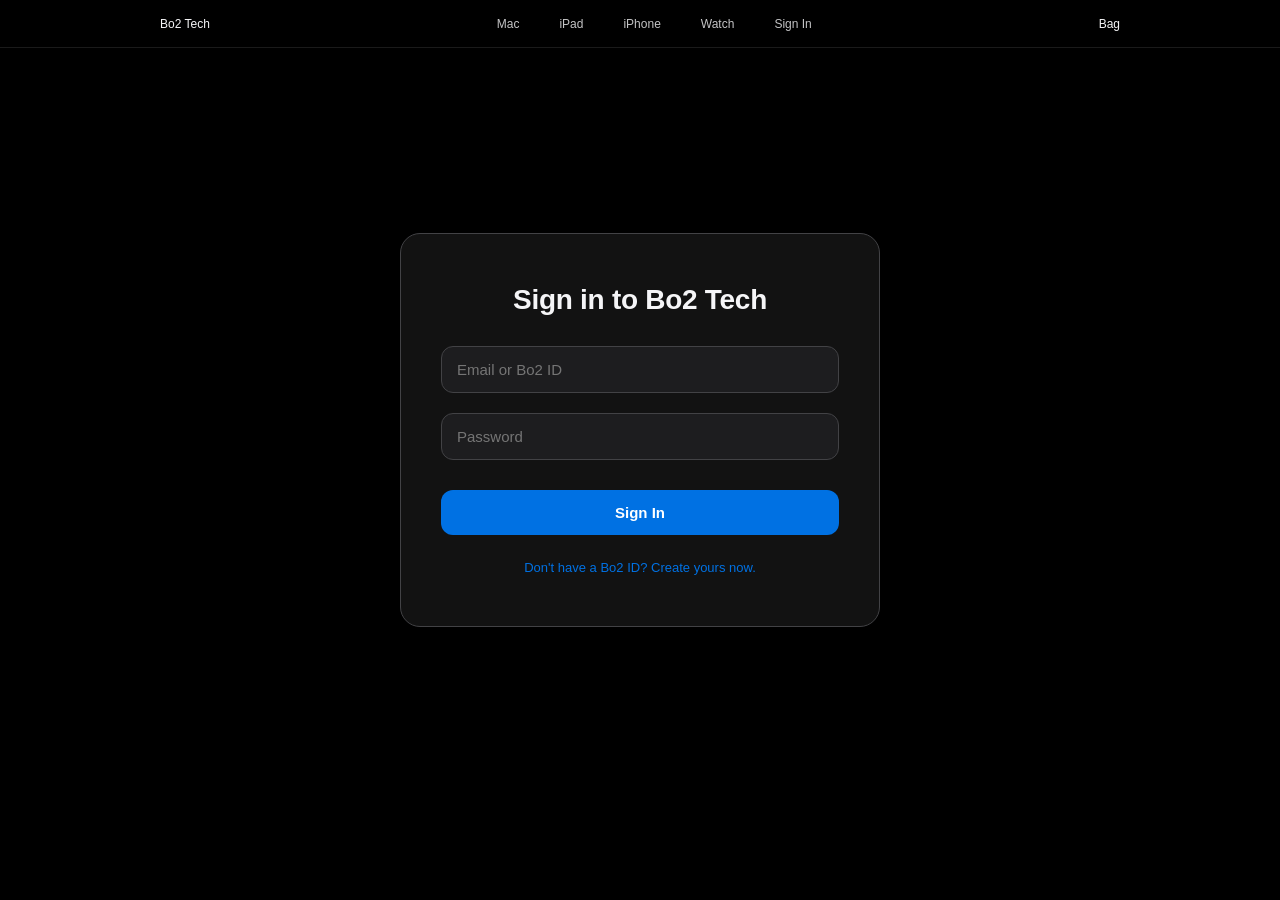
<file: login.html>
<!DOCTYPE html>
<html lang="en">
<head>
    <meta charset="UTF-8">
    <meta name="viewport" content="width=device-width, initial-scale=1.0">
    <title>Sign In - Bo2 Tech</title>
    <link rel="stylesheet" href="style.css">
    <style>
        .auth-container { display: flex; justify-content: center; align-items: center; min-height: 90vh; padding: 100px 20px 50px; }
        .auth-box { background: #121212; border: 1px solid #424245; padding: 50px 40px; border-radius: 20px; width: 100%; max-width: 480px; text-align: center; }
        .auth-box h2 { font-size: 28px; margin-bottom: 30px; font-weight: 600; letter-spacing: -0.01em; }
        .input-group { margin-bottom: 20px; text-align: left; }
        .input-group input { width: 100%; padding: 14px 15px; border-radius: 12px; border: 1px solid #424245; background: #1d1d1f; color: white; font-size: 15px; outline: none; transition: border 0.3s ease; }
        .input-group input:focus { border-color: var(--accent-blue); }
        .auth-btn { width: 100%; padding: 14px; background: var(--accent-blue); color: white; border: none; border-radius: 12px; font-size: 15px; font-weight: 600; cursor: pointer; margin-top: 10px; transition: all 0.3s ease; }
        .auth-btn:hover { background: #0077ed; }
        .toggle-link { color: var(--accent-blue); font-size: 13px; cursor: pointer; margin-top: 25px; display: inline-block; }
        .hidden { display: none; }
        .legal-box { background: #1d1d1f; border: 1px solid #424245; border-radius: 12px; padding: 15px; height: 150px; overflow-y: auto; text-align: left; margin-bottom: 20px; }
        .legal-box h4 { font-size: 13px; margin-bottom: 5px; color: white; }
        .legal-box p { font-size: 11px; color: var(--text-muted); margin-bottom: 15px; line-height: 1.5; }
        .checkbox-group { display: flex; align-items: flex-start; gap: 10px; text-align: left; margin-bottom: 20px; }
        .checkbox-group input { margin-top: 3px; }
        .checkbox-group label { font-size: 12px; color: var(--text-muted); }
    </style>
</head>
<body>

    <nav class="apple-nav">
        <div class="nav-content">
            <a href="index.html" class="logo">Bo2 Tech</a>
            <ul class="nav-links">
                <li><a href="coming-soon.html">Mac</a></li>
                <li><a href="coming-soon.html">iPad</a></li>
                <li><a href="index.html">iPhone</a></li>
                <li><a href="coming-soon.html">Watch</a></li>
                <li><a href="login.html" id="nav-auth-link">Sign In</a></li>
            </ul>
            <a href="cart.html" class="cart-icon">Bag</a>
        </div>
    </nav>

    <main class="auth-container">
        <div class="auth-box" id="login-section">
            <h2>Sign in to Bo2 Tech</h2>
            <form id="loginForm" autocomplete="off">
                <div class="input-group">
                    <input type="text" id="loginId" placeholder="Email or Bo2 ID" autocomplete="off" required>
                </div>
                <div class="input-group">
                    <input type="password" id="loginPass" placeholder="Password" autocomplete="new-password" required>
                </div>
                <button type="submit" class="auth-btn">Sign In</button>
            </form>
            <span class="toggle-link" onclick="toggleForm()">Don't have a Bo2 ID? Create yours now.</span>
        </div>

        <div class="auth-box hidden" id="register-section">
            <h2>Create Your Bo2 ID</h2>
            <form id="registerForm" autocomplete="off">
                <div style="display: grid; grid-template-columns: 1fr 1fr; gap: 10px;">
                    <div class="input-group"><input type="text" id="regFirstName" placeholder="First Name" autocomplete="off" required></div>
                    <div class="input-group"><input type="text" id="regLastName" placeholder="Last Name" autocomplete="off" required></div>
                </div>
                <div class="input-group"><input type="email" id="regEmail" placeholder="name@example.com" autocomplete="off" required></div>
                <div class="input-group"><input type="password" placeholder="Create Password" autocomplete="new-password" required></div>
                
                <div class="legal-box">
                    <h4>TERMS & CONDITIONS</h4>
                    <p>By using iStore, customers agree to the following terms and conditions. The payment has to be entirely made at the point of purchase before processed and delivered. Approved payments are credit/debit cards. Once the order is dispatched, it usually takes between 3-7 business days to reach location including numerous time factors and external circumstances beyond our control. Customers are able to track once the order has been shipped. Customers can request a refund of qualified products within 7 days after delivery, as long as the product remains untouched, in its original packaging and with evidence of sale. Refunds will be done within 7-10 business days upon receiving and inspection of the returned item. Any iPhone is accompanied by a 12 months hardware warranty. Physical damages and illegal modifications do not fall under it. Customers are responsible for providing accurate delivery information. iStore retains the authority to reject or cancel wrong or suspicious orders and is only entitled to gather and store customer information to process the orders and to make it better, as the data protection laws dictate.</p>
                    
                    <h4>SLA</h4>
                    <p>This Service Level Agreement establishes the parameters of the services iStore promises to its clients. The site will have a minimum uptime of 99%, which will guarantee the availability of the site at all times, and any scheduled maintenance will be announced beforehand. Orders that have been confirmed will take a maximum of 3 business days to be processed and shipping confirmation and tracking information will be given out immediately. The customer queries placed through email or live chat will be handled by first responding within the course of the next 24 hours, working days. Many complaints and technical problems will be addressed within a 3-5 working days, based on the complexity. The data of any customer, such as personal and payment data, will be processed safely, adhering to the existing data protection laws.</p>
                </div>

                <div class="checkbox-group">
                    <input type="checkbox" id="agreeTerms" required>
                    <label for="agreeTerms">I have read and agree to the Terms & Conditions and the Service Level Agreement.</label>
                </div>

                <button type="submit" class="auth-btn">Create Account</button>
            </form>
            <span class="toggle-link" onclick="toggleForm()">Already have a Bo2 ID? Sign In.</span>
        </div>
    </main>

    <script>
        function toggleForm() {
            document.getElementById('login-section').classList.toggle('hidden');
            document.getElementById('register-section').classList.toggle('hidden');
        }

        document.getElementById('loginForm').addEventListener('submit', function(e) {
            e.preventDefault();
            const userId = document.getElementById('loginId').value.trim();
            const pass = document.getElementById('loginPass').value.trim();

            if (userId === 'admin' && pass === 'bo2_admin') {
                localStorage.setItem('bo2User', 'Admin');
                window.location.href = 'admin.html';
            } else {
                localStorage.setItem('bo2User', userId);
                window.location.href = 'index.html';
            }
        });

        document.getElementById('registerForm').addEventListener('submit', function(e) {
            e.preventDefault();
            const firstName = document.getElementById('regFirstName').value.trim();
            localStorage.setItem('bo2User', firstName);
            window.location.href = 'index.html';
        });

        document.addEventListener('DOMContentLoaded', () => {
            const currentUser = localStorage.getItem('bo2User');
            if (currentUser) { window.location.href = 'index.html'; }
        });
    </script>
</body>
</html>
</file>
<file: style.css>
/* =========================================
   BO2 TECH - MASTER STYLESHEET
   ========================================= */

   :root {
    --bg-color: #000000;
    --text-primary: #f5f5f7;
    --text-muted: #86868b; 
    --accent-blue: #0071e3;
    --card-bg: #121212; 
    --nav-glass: rgba(0, 0, 0, 0.8);
    --border-color: #424245; 
}

* { margin: 0; padding: 0; box-sizing: border-box; }

body {
    background-color: var(--bg-color);
    color: var(--text-primary);
    font-family: -apple-system, BlinkMacSystemFont, "SF Pro Text", sans-serif;
    -webkit-font-smoothing: antialiased;
}

a { text-decoration: none; color: inherit; }

/* NAVIGATION BAR */
.apple-nav {
    position: fixed; top: 0; left: 0; width: 100%; height: 48px;
    background-color: var(--nav-glass); backdrop-filter: blur(15px); -webkit-backdrop-filter: blur(15px);
    z-index: 9999; display: flex; justify-content: center;
    border-bottom: 1px solid rgba(255,255,255,0.1);
}
.nav-content { width: 100%; max-width: 1000px; display: flex; justify-content: space-between; align-items: center; padding: 0 20px; font-size: 12px; height: 100%; }
.nav-links { display: flex; gap: 40px; list-style: none; }
.nav-links a { opacity: 0.8; transition: opacity 0.3s; }
.nav-links a:hover { opacity: 1; }

/* HOME PAGE */
.hero { display: flex; flex-direction: column; align-items: center; padding-top: 100px; text-align: center; min-height: 90vh; }
.hero-text h1 { font-size: 56px; font-weight: 600; margin-bottom: 8px; letter-spacing: -0.01em; }
.hero-text h2 { font-size: 26px; font-weight: 400; color: var(--text-muted); }
.hero-carousel { position: relative; width: 100%; max-width: 1000px; height: 550px; margin: 30px 0; display: flex; justify-content: center; align-items: center; background: radial-gradient(circle at center 40%, rgba(255, 255, 255, 0.05) 0%, transparent 60%); }
.carousel-img { position: absolute; transition: all 0.8s cubic-bezier(0.25, 1, 0.5, 1); object-fit: contain; }
.pos-center { height: 500px; z-index: 3; opacity: 1; transform: translateX(0) scale(1); filter: drop-shadow(0 20px 40px rgba(0,0,0,0.5)); }
.pos-left { height: 350px; z-index: 1; transform: translateX(-280px); opacity: 0.4; filter: blur(2px); }
.pos-right { height: 350px; z-index: 1; transform: translateX(280px); opacity: 0.4; filter: blur(2px); }
.hero-pricing { display: flex; flex-direction: column; align-items: center; gap: 15px; z-index: 10; margin-bottom: 50px; }
.hero-buy-btn { display: inline-block; padding: 12px 28px; background-color: var(--accent-blue); color: white; border-radius: 980px; font-size: 17px; font-weight: 500; transition: all 0.3s ease; text-align: center; }
.hero-buy-btn:hover { background-color: #0077ed; transform: scale(1.05); }
.pricing-text { font-size: 14px; color: var(--text-primary); }

/* GRID & CARDS */
.compare-grid { padding: 80px 5%; text-align: center; background-color: #050505; }
.compare-grid h1 { font-size: 48px; margin-bottom: 60px; font-weight: 600; }
.product-grid { display: grid; grid-template-columns: repeat(3, 1fr); gap: 30px; max-width: 1100px; margin: 0 auto; }
.product-card { background-color: var(--card-bg); padding: 40px 30px; border-radius: 20px; display: flex; flex-direction: column; align-items: center; text-align: center; transition: transform 0.3s ease; border: 1px solid transparent; }
.product-card:hover { transform: translateY(-8px); }
.pro-card { box-shadow: 0 10px 40px rgba(255, 165, 0, 0.08); border-color: rgba(255, 165, 0, 0.1); }
.product-image-container { height: 200px; width: 200px; margin: 0 auto 30px; display: flex; align-items: center; justify-content: center; background-color: transparent; padding: 0; }
.product-image { max-width: 100%; max-height: 100%; object-fit: cover; border-radius: 20px; }
.product-card h3 { font-size: 24px; margin-bottom: 8px; font-weight: 600; }
.product-card .price { color: var(--text-muted); margin-bottom: 25px; font-size: 14px; }
.product-card hr { width: 80%; border: none; border-top: 1px solid rgba(255, 255, 255, 0.1); margin-bottom: 25px; }
.specs { list-style: none; padding: 0; margin-bottom: 30px; color: var(--text-muted); font-size: 13px; line-height: 2.4; text-align: center; width: 100%; }
.buy-btn { background-color: var(--accent-blue); color: white; border: none; padding: 10px 28px; border-radius: 980px; font-size: 15px; font-weight: 500; cursor: pointer; transition: all 0.3s ease; margin-top: auto; }
.buy-btn:hover { background-color: #0077ed; transform: scale(1.05); }

/* DISABLED / OUT OF STOCK BUTTONS */
.buy-btn.disabled, .hero-buy-btn.disabled { background-color: #333336 !important; color: #86868b !important; cursor: not-allowed !important; pointer-events: none; transform: none !important; }

/* CONFIGURATOR (Buy Page) */
.config-wrapper { display: flex; justify-content: center; align-items: flex-start; gap: 80px; padding: 120px 5% 150px; max-width: 1200px; margin: 0 auto; }
.preview-column { flex: 1; position: -webkit-sticky; position: sticky; top: 0; height: 100vh; display: flex; justify-content: center; align-items: flex-start; padding-top: 200px; z-index: 10; }
#main-phone-img { max-width: 450px; height: auto; object-fit: contain; transition: opacity 0.3s ease; }
.phone-aura { position: absolute; width: 350px; height: 450px; border-radius: 50%; background-color: rgba(226, 135, 67, 0.4); filter: blur(100px); z-index: -1; top: 50%; left: 50%; transform: translate(-50%, -50%); transition: background-color 0.8s ease; }
.options-column { flex: 1; width: 100%; }
.options-column h1 { font-size: 48px; margin-bottom: 10px; text-align: left; }
.price-tag { font-size: 21px; margin-bottom: 40px; text-align: left; }
.options-column h3 { font-size: 17px; margin: 40px 0 15px; border-bottom: 1px solid var(--border-color); padding-bottom: 10px; text-align: left; }
.storage-grid { display: grid; grid-template-columns: 1fr; gap: 15px; margin-top: 20px; }
.storage-option { padding: 20px; border: 1px solid var(--border-color); border-radius: 12px; cursor: pointer; transition: all 0.2s ease; background-color: transparent; }
.storage-option:hover { border-color: #888; }
.storage-option.selected { border-color: var(--accent-blue); background-color: rgba(0, 113, 227, 0.05); }
.storage-option strong, .storage-option span { text-align: left; display: block; }
.color-selection { display: flex; gap: 15px; margin: 20px 0 40px 0; }
.color-dot { width: 30px; height: 30px; border-radius: 50%; cursor: pointer; border: 2px solid transparent; padding: 2px; background-clip: content-box; transition: border-color 0.2s ease; }
.color-dot.active { border-color: var(--accent-blue); } 

/* WHAT'S IN THE BOX */
.whats-in-the-box { text-align: center; padding: 100px 5% 150px; background-color: var(--bg-color); border-top: 1px solid var(--border-color); }
.whats-in-the-box h2 { font-size: 40px; margin-bottom: 60px; font-weight: 600; letter-spacing: -0.01em; }
.big-box-backdrop { background-color: #f5f5f7; border-radius: 30px; max-width: 800px; margin: 0 auto; padding: 60px 40px; display: flex; justify-content: center; align-items: flex-end; }
.box-item { display: flex; flex-direction: column; align-items: center; flex: 1; }
.box-item img { height: 280px; width: auto; max-width: 100%; object-fit: contain; margin-bottom: 30px; }
.blend-img { mix-blend-mode: darken; transform: translateY(-40px); }
.box-item p { font-weight: 600; font-size: 16px; color: #1d1d1f; margin: 0; }
.env-goals { max-width: 700px; margin: 50px auto 0; font-size: 14px; color: var(--text-muted); line-height: 1.6; }

/* STICKY CHECKOUT BAR */
.sticky-checkout { position: fixed; bottom: 0; left: 0; width: 100%; background-color: rgba(18, 18, 18, 0.85); backdrop-filter: blur(20px); -webkit-backdrop-filter: blur(20px); border-top: 1px solid rgba(255, 255, 255, 0.1); padding: 15px 0; z-index: 10000; transform: translateY(100%); animation: slideUpBar 0.6s cubic-bezier(0.16, 1, 0.3, 1) forwards 0.5s; }
.checkout-content { max-width: 1000px; margin: 0 auto; padding: 0 5%; display: flex; justify-content: space-between; align-items: center; }
.checkout-info h4 { margin: 0; font-size: 16px; font-weight: 600; }
.checkout-info p { margin: 3px 0 0 0; font-size: 14px; color: var(--text-muted); }
.add-to-bag-btn { background-color: var(--accent-blue); color: white; border: none; padding: 10px 30px; border-radius: 980px; font-size: 15px; font-weight: 500; cursor: pointer; transition: all 0.3s ease; }
.add-to-bag-btn:hover { background-color: #0077ed; transform: scale(1.03); }

/* ANIMATIONS */
@keyframes fadeIn { from { opacity: 0; transform: translateY(20px); } to { opacity: 1; transform: translateY(0); } }
@keyframes slideUp { from { opacity: 0; transform: translateY(50px); } to { opacity: 1; transform: translateY(0); } }
@keyframes slideUpBar { to { transform: translateY(0); } }
.fade-in { animation: fadeIn 1s ease-out forwards; }
.fade-in-delayed { opacity: 0; animation: fadeIn 1s ease-out 0.4s forwards; }
.slide-up { opacity: 0; animation: slideUp 1.2s cubic-bezier(0.16, 1, 0.3, 1) 0.6s forwards; }

@media (max-width: 900px) {
    .product-grid { grid-template-columns: 1fr; }
    .config-wrapper { flex-direction: column; align-items: center; padding-top: 100px; }
    .preview-column { position: relative; top: 0; margin-bottom: 40px; width: 100%; height: auto; padding-top: 0; }
    .big-box-backdrop { flex-direction: column; gap: 60px; padding: 60px 20px; }
}
</file>
